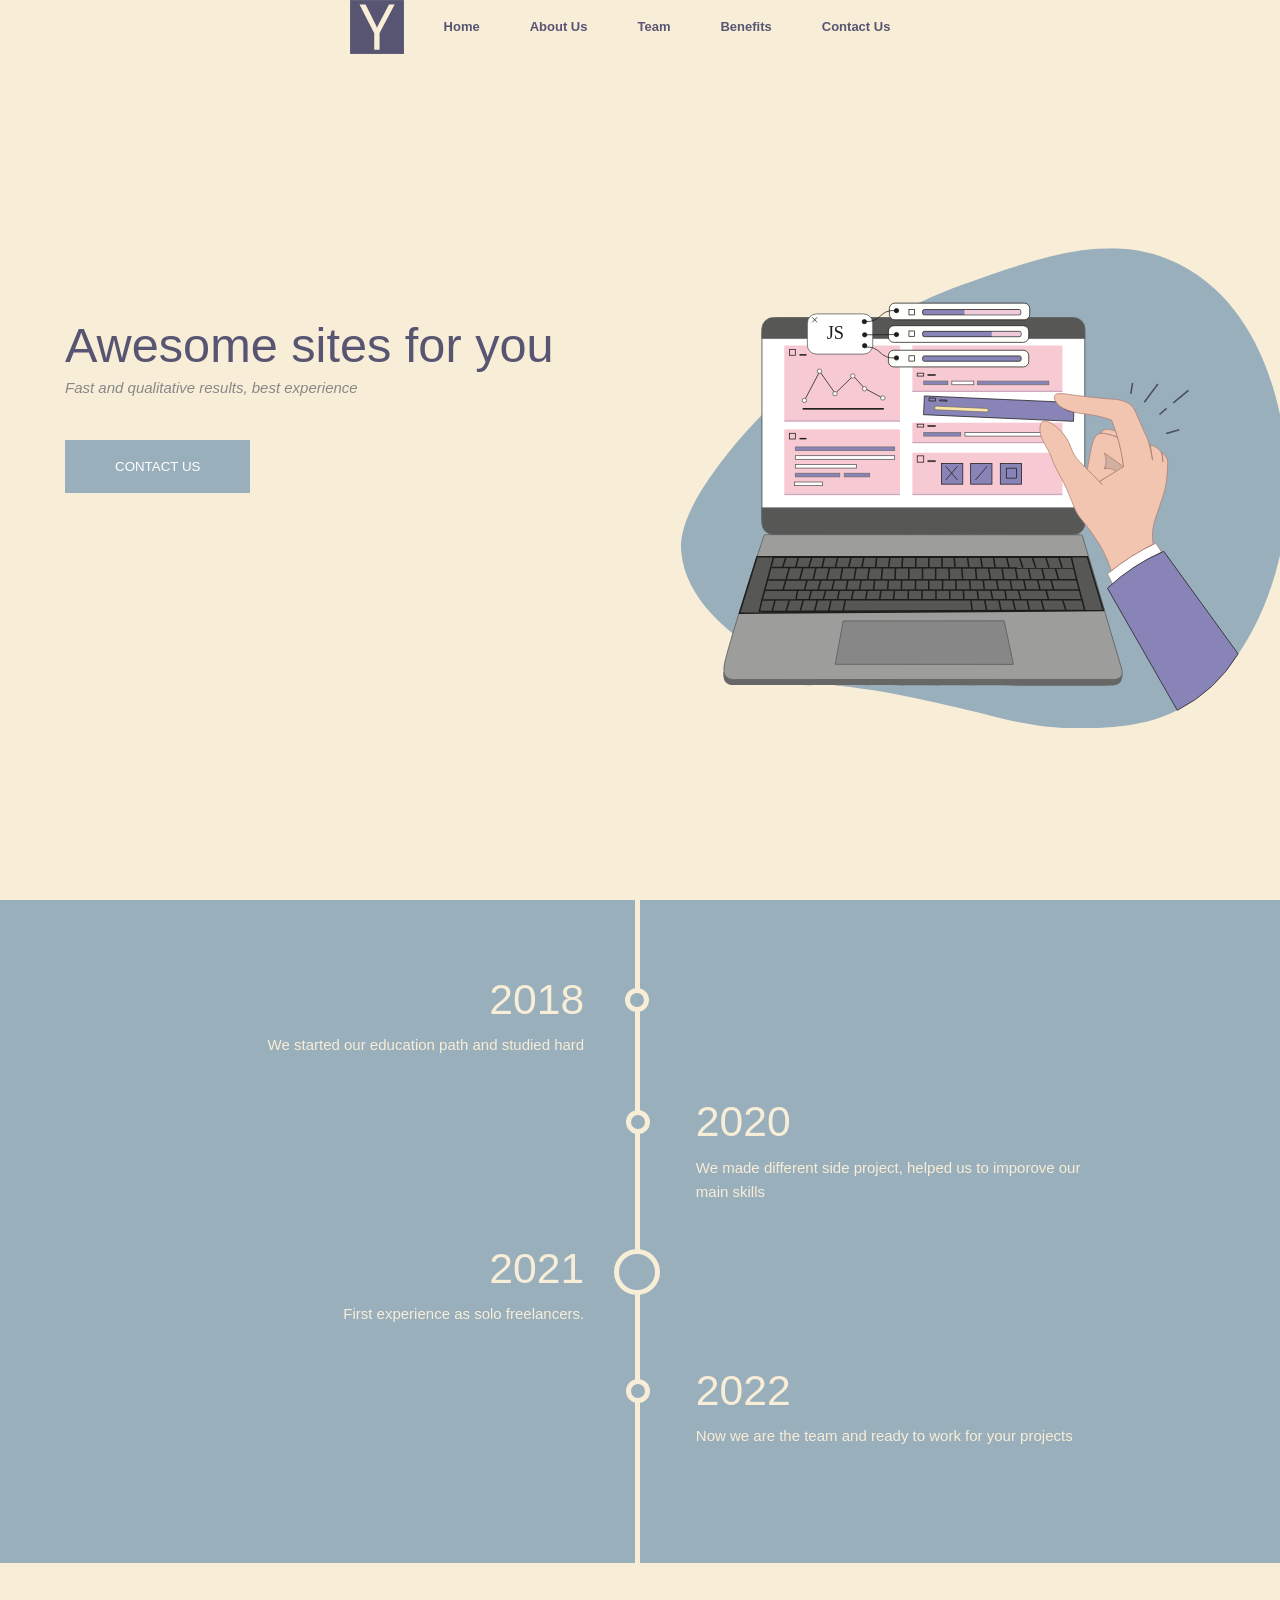
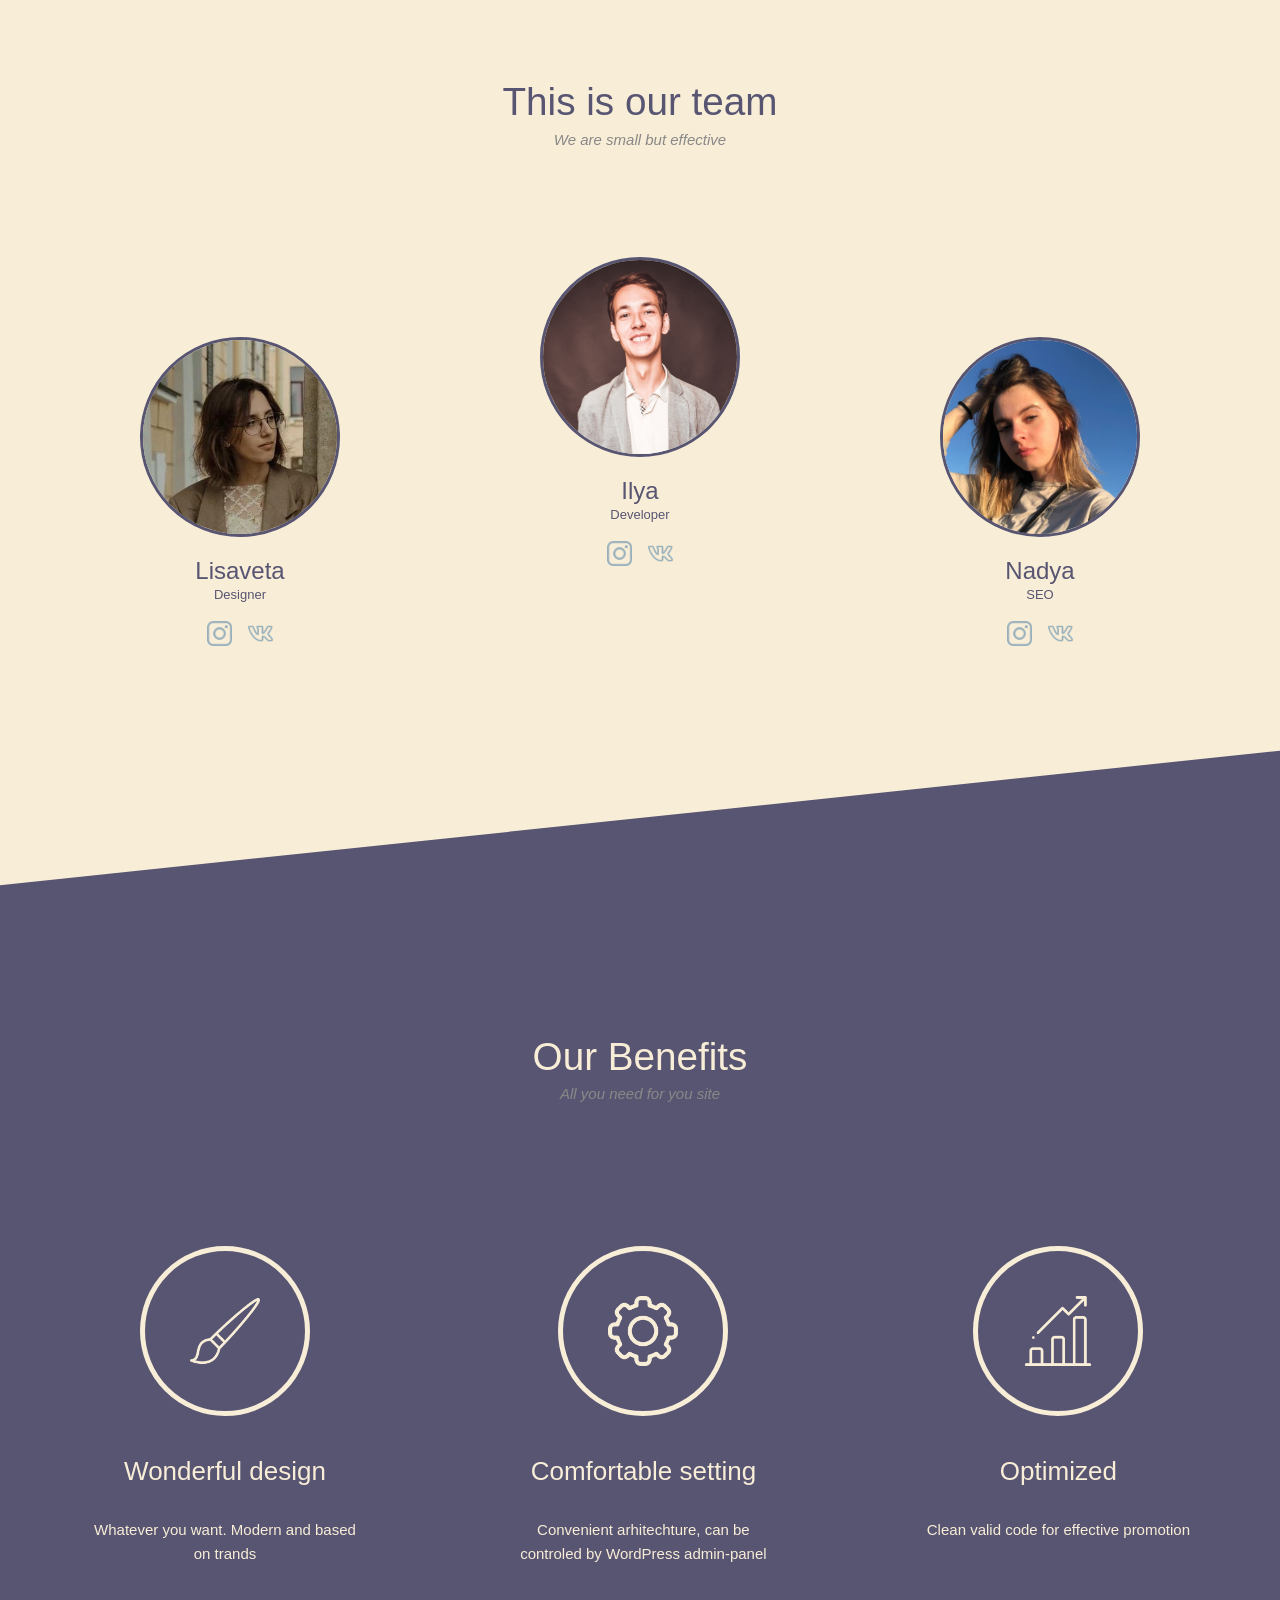
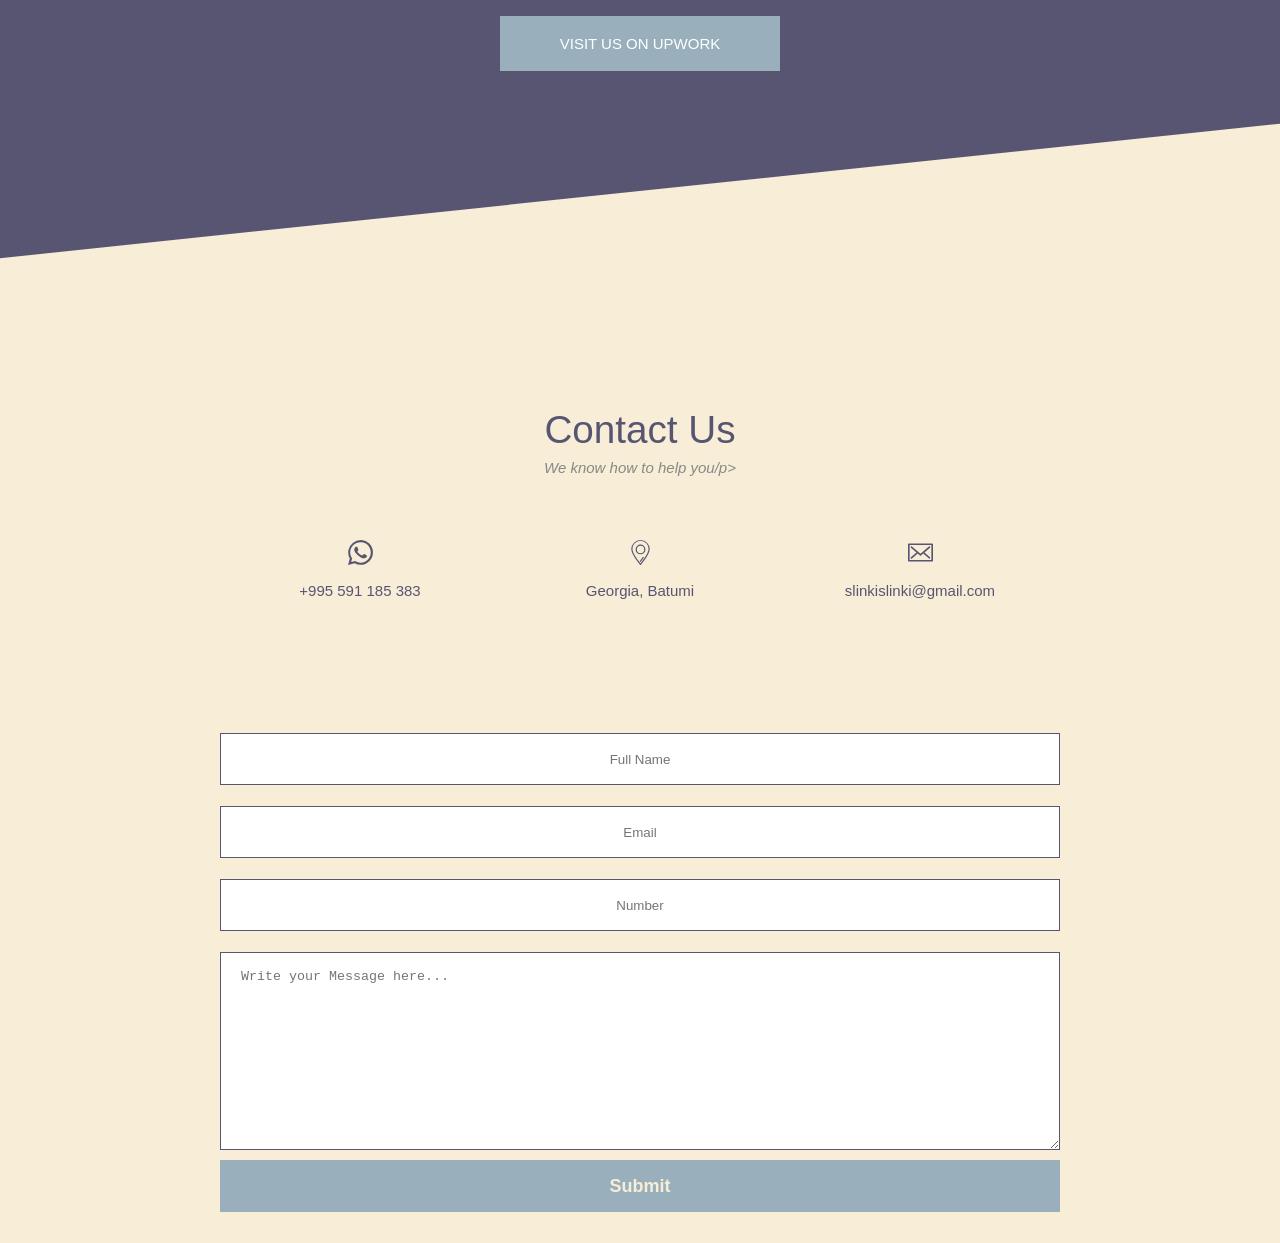
<file: index.html>
<!DOCTYPE html>
<html lang="en">

<head>
    <meta charset="UTF-8">
    <meta http-equiv="X-UA-Compatible" content="IE=edge">

    <meta name="viewport" content="width=device-width, initial-scale=1.0, maximum-scale=1.0, user-scalable=0">
    <link href="./img/favicon.ico" rel="icon">
    <link href="./style.css" rel="stylesheet">
    <title>Yofi Team</title>
</head>

<body>



    <nav>
        <svg class="logo logo--mobile" viewBox="0 0 381 381">


            <rect class="logo-1" x="0.5" y="0.5" width="380" height="380" />
            <path class="logo-2" z-index='1'
                d="M315.24,68.46,208.74,270V388.22H170.91V270.93L67.11,68.46h43L182.39,213q1.35,2.67,7.88,19.62H191Q193.2,225,199.51,213L275.16,68.46Z"
                transform="translate(0 -36.85)" />

        </svg>


        <ul class="nav__box ">
            <li> <svg class="logo logo--desktop" viewBox="0 0 381 381">

                    <rect class="logo-1" x="0.5" y="0.5" width="380" height="380" />
                    <path class="logo-2" z-index='1'
                        d="M315.24,68.46,208.74,270V388.22H170.91V270.93L67.11,68.46h43L182.39,213q1.35,2.67,7.88,19.62H191Q193.2,225,199.51,213L275.16,68.46Z"
                        transform="translate(0 -36.85)" />

                </svg>

            </li>
            <li><a data-goto='.main' class="nav__link" href="#">Home</a></li>
            <li><a data-goto='.about' class="nav__link" href="#">About Us</a></li>
            <li><a data-goto='.team' class="nav__link" href="#">Team</a></li>

            <li><a data-goto='.service' class="nav__link" href="#">Benefits</a></li>

            <li> <a data-goto='.contacts' class="nav__link" href="#">Contact Us</a></li>
            <li></li>

        </ul>
        <div class="menu__icon">
            <span></span>
        </div>
    </nav>

    <div class="main">
        <div class="conteiner">
            <div class="box">
                <h1>Awesome sites for you</h1>
                <p>Fast and qualitative results, best experience</p>
                <button class="more" id="main-button">contact us</button>
                <img class="main__picture" src="/img/main.svg" alt="main picture">
            </div>

        </div>
    </div>

    <div class="about">
        <div class="conteiner">


            <div class="date__box">
                <h3>2018</h3>
                <p>We started our education path and studied hard</p>
            </div>
            <div class="date__box">
                <h3>2020</h3>
                <p>We made different side project, helped us to imporove our main skills</p>
            </div>
            <div class="date__box">
                <h3>2021</h3>
                <p>First experience as solo freelancers. </p>
            </div>
            <div class="date__box">
                <h3>2022</h3>
                <p>Now we are the team and ready to work for your projects</p>
            </div>


            <div class="line">
            </div>

        </div>



    </div>


    <div class="team">
        <div class="conteiner">
            <div class="box">
                <h2>This is our team</h2>
                <p>We are small but effective</p>
            </div>
            <div class="content__box">
                <div class="team__item">
                    <img class="photo" src="/img/lisa.jpg" alt="photo">
                    <div class="name">Lisaveta</div>
                    <div class="profession">Designer</div>

                    <a href="https://www.instagram.com/elisa_domrisa/" target="_blank"><img class="icon"
                            src="/img/instagram.png" alt="instagram link"></a>
                    <a href="https://vk.com/elisa_domrisa" target="_blank"><img class="icon" src="/img/vk.png"
                            alt="vk link"></a>
                </div>
                <div class="team__item">
                    <img class="photo" src="/img/ilia.jpg" alt="photo">
                    <div class="name">Ilya</div>
                    <div class="profession">Developer</div>

                    <a href="https://www.instagram.com/ilya_kotyashkin/" target="_blank"><img class="icon"
                            src="/img/instagram.png" alt="instagram link"></a>
                    <a href="https://vk.com/idslinkislinki" target="_blank"><img class="icon" src="/img/vk.png"
                            alt="vk link"></a>
                </div>
                <div class="team__item">
                    <img class="photo" src="/img/nadya.jpg" alt="photo">
                    <div class="name">Nadya</div>
                    <div class="profession">SEO</div>

                    <a href="https://www.instagram.com/nadya_golovina/" target="_blank"><img class="icon"
                            src="/img/instagram.png" alt="instagram link"></a>
                    <a href="https://vk.com/id134007861" target="_blank"><img class="icon" src="/img/vk.png"
                            alt="vk link"></a>
                </div>
            </div>



        </div>

    </div>

    <div class="service">
        <div class="conteiner">
            <div class="box">
                <h2>Our Benefits</h2>
                <p>All you need for you site</p>
            </div>
            <div class="content__box">
                <div class="service__item">
                    <div class="icon__circle">
                        <img class="bigicon" src="/img/paint-brush.png" alt="bigicon">
                    </div>

                    <div class="bigicon__name">Wonderful design</div>
                    <p class="bigicon__text">Whatever you want. Modern and based on trands

                    </p>
                </div>
                <div class="service__item">
                    <div class="icon__circle">
                        <img class="bigicon" src="/img/settings.png" alt="bigicon">
                    </div>

                    <div class="bigicon__name">Comfortable setting</div>
                    <p class="bigicon__text">Convenient arhitechture, can be controled by WordPress admin-panel

                    </p>

                </div>
                <div class="service__item">
                    <div class="icon__circle">
                        <img class="bigicon" src="/img/bar-chart.png" alt=" bigicon">
                    </div>

                    <div class="bigicon__name">Optimized</div>
                    <p class="bigicon__text">Clean valid code for effective promotion

                    </p>
                </div>
            </div>

        </div>


        <a class="upwork" href="https://www.upwork.com/freelancers/~01ddba3dedd1b3ad1f" target="_blank">VIsit us on
            upwork</a>






    </div>

    <div class="contacts" id="contacts">
        <div class="conteiner">
            <div class="box">
                <h2>Contact Us</h2>
                <p>We know how to help you/p>
            </div>
            <div class="content__box">
                <div class="contacts__items">
                    <div class="contact">
                        <svg class="icon" viewBox="0 0 9.68 9.73">

                            <path class="cls-1"
                                d="M8.27,1.41A4.83,4.83,0,0,0,.68,7.23L0,9.73l2.56-.67a4.83,4.83,0,0,0,2.3.59h0A4.83,4.83,0,0,0,9.68,4.82,4.76,4.76,0,0,0,8.27,1.41M4.86,8.83h0a4,4,0,0,1-2-.56l-.15-.08-1.51.39.4-1.47L1.47,7A4,4,0,1,1,4.86,8.83m2.2-3c-.12-.06-.71-.35-.82-.39S6.05,5.38,6,5.5s-.32.39-.39.47-.14.09-.26,0a3.32,3.32,0,0,1-1-.6,3.91,3.91,0,0,1-.67-.83c-.07-.12,0-.19.06-.25l.18-.21A.82.82,0,0,0,4,3.91.22.22,0,0,0,4,3.7c0-.06-.27-.65-.37-.9s-.2-.2-.27-.2H3.16a.51.51,0,0,0-.33.15,1.39,1.39,0,0,0-.42,1A2.38,2.38,0,0,0,2.9,5,5.44,5.44,0,0,0,5,6.82c.29.12.51.19.69.25a1.7,1.7,0,0,0,.76,0,1.24,1.24,0,0,0,.81-.58A1,1,0,0,0,7.29,6s-.11-.08-.23-.14" />

                        </svg>
                        <p class="contats__item__text">+995 591 185 383</p>
                    </div>
                    <div class="contact">
                        <svg class="icon" viewBox="0 0 8.11 10.98">

                            <path class="cls-1"
                                d="M4.06,0A4.06,4.06,0,0,0,0,4.06c0,2.16,3.7,6.64,3.86,6.82a.26.26,0,0,0,.2.1.28.28,0,0,0,.2-.1c.16-.18,3.85-4.66,3.85-6.82A4.06,4.06,0,0,0,4.06,0Zm0,10.3C3.73,9.89,3.05,9,2.37,8,1.16,6.23.52,4.86.52,4.06a3.54,3.54,0,1,1,7.07,0c0,.8-.64,2.17-1.85,4C5.07,9,4.38,9.89,4.06,10.3Z" />
                            <path class="cls-1"
                                d="M5.39,7.46A.27.27,0,0,0,5,7.53c-.35.52-.74,1.07-1.17,1.62a.26.26,0,0,0,0,.37.26.26,0,0,0,.36,0c.44-.56.84-1.12,1.2-1.65A.26.26,0,0,0,5.39,7.46Z" />
                            <path class="cls-1"
                                d="M4.06,2A2.15,2.15,0,1,0,6.2,4.15,2.15,2.15,0,0,0,4.06,2Zm0,3.77A1.62,1.62,0,1,1,5.68,4.15,1.62,1.62,0,0,1,4.06,5.77Z" />

                        </svg>
                        <p class="contats__item__text">Georgia, Batumi</p>
                    </div>
                    <div class="contact">
                        <svg class="icon" viewBox="0 0 11.35 8.2">

                            <path class="cls-1"
                                d="M1.31,1.89,3.86,4.1,1.31,6.31a.38.38,0,0,0,0,.52.37.37,0,0,0,.52,0L4.42,4.59l1,.88a.38.38,0,0,0,.24.09.36.36,0,0,0,.24-.09l1-.88L9.55,6.87A.37.37,0,0,0,10,6.31L7.49,4.1,10,1.89a.37.37,0,0,0,0-.52.37.37,0,0,0-.52,0L5.67,4.7,1.79,1.33a.37.37,0,0,0-.48.56Z" />
                            <path class="cls-1"
                                d="M11,0H.37A.36.36,0,0,0,0,.37V7.83a.36.36,0,0,0,.37.37H11a.37.37,0,0,0,.37-.37V.37A.37.37,0,0,0,11,0Zm-.37,7.47H.74V.74h9.87V7.47Z" />

                        </svg>
                        <p class="contats__item__text">slinkislinki@gmail.com</p>
                    </div>


                </div>
                <form>
                    <input type="text" placeholder="Full Name">
                    <input type="email" placeholder="Email">
                    <input type="tel" placeholder="Number">
                    <textarea placeholder="Write your Message here..."></textarea>
                    <button class="submit">Submit</button>
                </form>
            </div>
        </div>
    </div>





    <script src='./script.js'></script>
</body>

</html>
</file>
<file: style.css>
html{
    overflow-x: hidden;
}
body {
    margin: 0;
    font-family: 'Montserrat', sans-serif;
    --yellow: #f8edd7;
    --green: #99AFBC;
    --pink: #F7C9D2;
    --violet: #585572;
    font-size: calc(13px + 3 * (100vw / 1920));
    line-height: 1.6;
    background-color: var(--yellow);
    color: var(--violet);
    overflow-x: hidden;

}
body._lock{
    overflow: hidden;
}
*,
*:before,
*:after {
    box-sizing: border-box;

}
h1,h2,h3,h4,h5,p {
    margin: 0;
}
button{
    cursor: pointer;

}

.conteiner {
    width:100%;
    max-width: 1200px;
    margin: 0 auto;
}

@media (max-width:1200px) {
    .conteiner{
        max-width: 970px;
    }

}
@media (max-width:992px) {
    .conteiner{
        max-width: 750px;
    }
}
@media (max-width:767px) {
    .conteiner{
        max-width: none;
    }
}
/* Navigation */

ul{
    list-style: none;
    padding: 0;
}
nav {
    position:fixed;
    background-color: var(--yellow);
    top:0;
    left:0;
    width: 100%;
    font-size: 13px;
    
    z-index: 200;
    height: 54px;
}
li:first-child{
   
}
.nav__box{
    margin: 0 auto;
    height: 54px;
    max-width: 670px;
    display: flex;
    align-items: center;

    background-color: var(--yellow);
    transition: all ease 0.3s;
    justify-content: center;
    gap: 30px;
}

.nav__link{
    margin: 0 auto;
    display:inline-block;
    text-decoration: none;
    color: var(--violet);
    font-weight: bold;
    padding: 0 10px;
    
   
}


.logo{
    margin: 0 auto;
    width: 54px;
    height:54px;
}
.logo-1{
    fill:var(--violet);

}
.logo-2{
    fill: var(--yellow)
}
.menu__icon{
    display: none;
}
.logo--desktop{
    display: block;
}
.logo--mobile{
    display: none;
}
@media (max-width:620px){

    .logo--decktop{
        display: none;
    }
    .logo--mobile{
        display: block;
        position: absolute;
    }
.menu__icon {
    display:block;
    z-index: 102;
    position: absolute;
    width:40px;
    height:50%;
    top:50%;
    right:15px;
    cursor: pointer;
    transform: translateY(-50%)

}

.menu__icon::before,
.menu__icon::after,
.menu__icon span {
    position:absolute;
    left:0;
    height:10%;
    width:100%;
    background-color: var(--violet);
    transition: all 0.3s ease 0s;

}
.menu__icon::before,
.menu__icon::after{
    content: '';
}
.menu__icon::before{
    top:0;
}
.menu__icon::after{
    bottom:0;
}
.menu__icon span {
    top:50%;
    transform: translateY(-50%)
}
.menu__icon._active span{
    display: none;
}
.menu__icon._active::before{
    top: 50%;
    transform: translate(-50%);
    transform: rotate(45deg)
}
.menu__icon._active::after{
    top: 50%;
    transform: translate(-50%);
    transform: rotate(-45deg)
}
nav{
    height: calc(40px + 3vh);
    display: fixed;
    top:0;
    left:0;
    width:100%;

}
.nav__box{
    height: 100vh;

    
    display: fixed;
    min-width: 100%;
    flex-direction: column;
    width:50%;
    justify-content: space-between;
    align-items: center;
    transform: translateY(-100%);
    z-index: 99;
    overflow: auto;


}
.nav__box._active{
    padding-top: calc(40px + 3vh);
    padding-bottom: 5%;
    transform: translateY( 0px);
    transition: all 0.5s ease 0s;
}
li:nth-child(4){
    display: none;
}

.logo{
    margin:0;
    top:10%;
    left:15px;
    transform: translateX(0);
    height: 80%;
    z-index:102;

}
.logo img{
    height:100%;
}
.nav__link{
    margin-bottom:30px;
    font-size: 24px;
    padding: 10px 10px;
    margin: 0;
    color: var(--violet);
    z-index:99;
}
}

/* Main */

.main {
    position: relative;
    width:100%;
    min-height: 320px;
    height: 100vh;
    background-color: var(--yellow);
    padding-top: calc(100vh/2.8);
    
}

.main__picture{
    display: block;
    position: absolute;
    right: calc(15vw - 200px);
    top: 50%;
    transform: translateY(-42%);
    width: min(calc( 300px + 24vw), 1000px );
   z-index: 1;
   
}
@media (max-width:992px) {
    .main__picture{
        top:65%;
    }
}
@media (max-width:540px) {
    .main{
        padding-top: 160px;
    }
    .main__picture{
        top:80%;
        right: calc(15vw - 100px);
        width: min(calc( 180px + 24vw), 700px );
    }
}
@media (max-width:540px) and (max-height:540px) {
    .main{
        padding-top: 100px;
    }
    
}
.box {
    max-width: 630px;
    margin: 0 auto 0 0;
    /* margin: 285px auto 440px; */
    text-align: center;
    padding: 0 25px;
}

.main .box {
    text-align: left;
}
@media (max-height:320px){
    .box{
        margin: 110px auto 0;
    }
}

h1{
    font-weight: normal;
    color: var(--violet);
    font-size: calc(38px + 16  * (100vw/ 1920));
    margin: 0 0 6px;
    
    line-height: 1;
}

h2 {
    font-weight: normal;
    color: var(--violet);
    font-size: calc(28px + 16  * (100vw/ 1920));
    margin: 0 0 6px;

    line-height: 1;
}

.box > p {
    color: #898888;
    font-style: italic;
    margin: 0;
}

.more {
    border: none;
    text-decoration: none;
    background-color: var(--green);
    text-transform: uppercase;
    padding: 20px 50px;
    line-height: 1;
    margin: 40px 0;
    color: white;
    transition: all ease 0.15s;
    
    z-index: 5;
}
.upwork{
    display: block;
    position: relative;
    
    border: none;
    text-decoration: none;
    background-color: var(--green);
    text-transform: uppercase;
    padding: 20px 50px;
    line-height: 1;
    
    text-align: center;
    color: white;
    width: 280px;
    left: 50%;
    margin-bottom: 40px;
    transform: translateX(-50%);
    transition: all ease 0.15s;
    
}
.more:hover,
.more:active{
    background-color: var(--violet);
}

/* About Us */

.about{
    background-color: var(--green);
    width: 100%;
    position: relative;


}
h3{
    font-size: calc(28px + 22  * (100vw/ 1920));
    color: var(--yellow);
}
.about > .conteiner {
    display: flex;
    flex-direction: column;
}
 .line{
    position:absolute;
    top:0;
    left: calc(50% - 5px);
    display: block;
    width:5px;
    height: 100%;
    z-index:46;
    background-color: var(--yellow);
}


.date__box{
    position: relative;
    display: block;
    max-width: 430px;
    padding:15px;
    text-align:right;
    margin: 0 53.4% 0 auto;

}
.date__box >p {
    color: var(--yellow)
}
.date__box:first-child{
    margin-top:50px;
}

.date__box:nth-child(even){
    margin: 0 auto 0 53.4%;
}

.date__box:nth-child(even) > h3{
    text-align: left;
}

 .date__box > h3{

    font-size: calc(28px + 22  * (100vw/ 1920));
    font-weight: 500;
    color:var(--yellow);

}
.date__box:nth-child(3){
  
}
.date__box:nth-child(even) > p{
    text-align: left;
}
.date__box:after{
    content: '';
    position: absolute;
    top: 38px;
    right:-49.8px;
    display: block;
    height: 24px;
    width:24px;
    border: 5px solid var(--yellow);
    border-radius: 50%;
    background-color: var(--green);
    z-index:52;
}
.date__box:nth-child(even):after{

    right: 0;
    left: -55px;
}
.date__box:nth-child(3):after{
    height: 46px;
    width:46px;
    right:-61px;
    top: 30px;
}
.date__box:nth-child(4){

    margin-bottom: 100px;
}
@media (max-width:1200px) {
    .date__box{
        margin-right: 54.2%;
    }
}
@media (max-width:992px) {
    .date__box{
        margin-right: 55.35%;
    }
}
@media (max-width:1200px) {
    .date__box:nth-child(even){
        margin-left: 54.2%;
    }
}
@media (max-width:992px) {
    .date__box:nth-child(even){
        margin-left: 55.35%;
    }
}
@media (max-width:767px) {
    .date__box{
        margin-right: auto;
        margin-left:0px;
        padding-right: 60px;
        padding-left: 60px;
        text-align: left;
    }
    .date__box:nth-child(even){
        margin-right: 0px;
        padding-left: 60px;
        padding-right: 60px;
        margin-left:auto;
        text-align: right;
    }
    .date__box:nth-child(even) > h2{
        text-align: right;
    }
    .date__box:nth-child(3){
        margin-top: 20px;
        margin-bottom: 20px;
    }
    .date__box::after{
        left:-12px;
    }
    .date__box:nth-child(even)::after{
        left:auto;
        right:-12px;
    }
    .date__box:nth-child(3):after{
        left:-24px;
    }
    .about{
        height: auto;
    }
}

.city  {
    position: relative;
    object-fit: none;
    width:100%;
    margin-top: 200px;
    height:240px;
    z-index: 48;
    bottom:-11px;
}
.city__shadow {
    position: absolute;
    object-fit: none;
    width:100%;
    margin-top: 20px;
    height:240px;

    bottom:15px;
    left:0;
    z-index: 4;
}
@media (max-width: 767px){
    .line {
        display: none;
    }
    .city {
        margin-top:120px;
    }
}
/* Team */
.team{
    margin: 0 0 250px;
    padding-top:120px;
    background-color: var(--yellow);
}
.team .box {
    margin: 0 auto 90px;
}
.content__box {
    max-width: 1050px;

    margin: 0 auto;
    display: flex;
    align-items:flex-start;
    justify-content: space-between;


}
.team__item{
    padding: 0 25px;
    text-align: center;
    max-width: 280px;
}
.team__item:nth-child(1),
.team__item:nth-child(3){
    margin-top: 80px;
}
.photo{
    width: 200px;
    height: 200px;
    border-radius: 50%;
    object-fit: cover;
    object-position: 50% 15%;
    border: 3px solid var(--violet);
    margin: 15px 0;
}
.name{
    font-size: 24px;
    color: var(--violet);
    line-height: 1;
    margin-bottom: 5px;
}
.profession{
    font-size: 13px;
    line-height: 1;
    margin-bottom: 20px;
}
.icon {
    width: 25px;
    height: 25px;
    margin: 0 6px 15px;
    
}
.icon path{
    fill: var(--violet);
}
@media (max-width:767px) {
    .team .content__box {
        flex-direction: column;
        align-items: center;
    }
    .team__item:nth-child(1),
    .team__item:nth-child(2),
    .team__item:nth-child(3){
        max-width: 100%;
        margin-top:0px;
        margin-bottom : 20px;
    }
}
/* Service */


.service::before{
    position:absolute;
    content: '';
    display: block;
    height:200px;
    width:100%;
    top:-100px;
    left:0;
    transform: skewY(-6deg);
    background-color: var(--violet);
    z-index: 1;
}
.service {
    padding-top: 120px;
    padding-bottom: 180px;
    position:relative;
    background-color: var(--violet);
    /* transform: skewY(-8deg); */

}
.service .more:hover,
.service .more:active{
    background-color: var(--yellow);
    color: var(--violet)
}
.service .conteiner {
    /* transform: skewY(8deg); */
}
.service .box {

    margin: 0px auto 140px;

}
.service h2{
    position: relative;
    color: var(--yellow);
    z-index: 50;
}
.service .content__box {
    align-items: center;
    z-index: 50;
}

.bigicon{
    margin: 0 auto;
    width: 70px;
    height: 70px;
    position: relative;
    top:50%;
    transform: translateY(-50%);

}
.bigicon__text{
    color: var(--yellow)
}
.icon__circle{
    position: relative;

    margin: 0 auto 35px;
    width: 170px;
    height: 170px;
    border: 5px solid var(--yellow);
    border-radius: 50%;
}
.bigicon__name{
    font-size: 26px;
    color: var(--yellow);
    margin-bottom: 25px;
}

@media (max-width:540px) {
    .bigicon{
        
        width: 50px;
        height: 50px;
        
    
    }
    .icon__circle{
       
        width: 140px;
        height: 140px;
       
    }
    .bigicon__name{
        font-size: 22px;
       
    }
}
.service .content__box {
    max-width: 1150px;
    align-items:flex-start;
    margin-bottom: 50px;
}
.service__item{
    padding: 0 25px;
    text-align: center;
    max-width: 320px;
}

@media (max-width:767px) {
    .service .content__box {
        flex-direction: column;
        align-items: center;
    }
    .service__item{
        max-width: 100%;
        margin-bottom:40px;
    }
}

.post {
    /* transform: skewY(8deg); */
    position: relative;

    z-index: 40;
 
   
 
    /* max-height: 680px; */
    width: 100%;


}



/* Contacts */

.contacts::before{
    position:absolute;
    content: '';
    display: block;
    height:200px;
    width:100%;
    top:-100px;
    left:0;
    transform: skewY(-6deg);
    background-color: var(--yellow);
    z-index: 51;
}
@media (max-width: 540px) {
    .contacts::before{
        height: 150px;
    }
}
.contacts{
    position: relative;
    padding-top: 120px;

}
.contacts .box{
    position: relative;
    z-index: 52;
    margin: 0 auto 50px;
}
.contacts .content__box{
    width:70%;
    justify-content: flex-start;
    flex-direction: column;
    align-items: center;
}
.contacts__items{
    width:100%;
    display: flex;
    flex-direction: row;
    justify-content: space-around;
    margin-bottom: 120px;
}
.contact{
    display: block;
    width: 250px;
    text-align: center;
    padding:0 5px;
}
@media (max-width:1200px) {
    .contact{
        width: 200px;
    }
    .contacts .content__box{
        width: 80%;
    }
}
@media (max-width:992px) {
    .contact{
        width: 150px;
    }
    .contacts .content__box{
        width: 85%;
    }
}
@media (max-width:767px) {
    .contacts__items{
        flex-direction: column;
        align-items: center;
        margin-bottom: 50px;
    }
    .contact{
        width: 100%;
        margin-bottom: 20px;
    }
}
.contact > .icon {
    display: block;
    margin: 10px auto 14px;
}

form{
    display: flex;
    flex-direction: column;
    width:100%;
    height: 520px;
    font-size: 18px;
}

input {
    height: 10%;
    margin: 1.25% 0;
    text-align: center;
    border: 1px solid var(--violet);
    
}


textarea{
    height: 38%;
    margin: 1.25% 0;
    padding: 16px 20px 16px 20px;
    border: 1px solid var(--violet);
}
.submit {
    border: none;
    height: 10%;
    background-color: var(--green);
    color:var(--yellow);
    font-size: 18px;
    font-weight: 600;
    transition: all ease 0.15s;
}


.submit:hover,
.submit:active{
    background-color: var(--violet);
}
</file>
